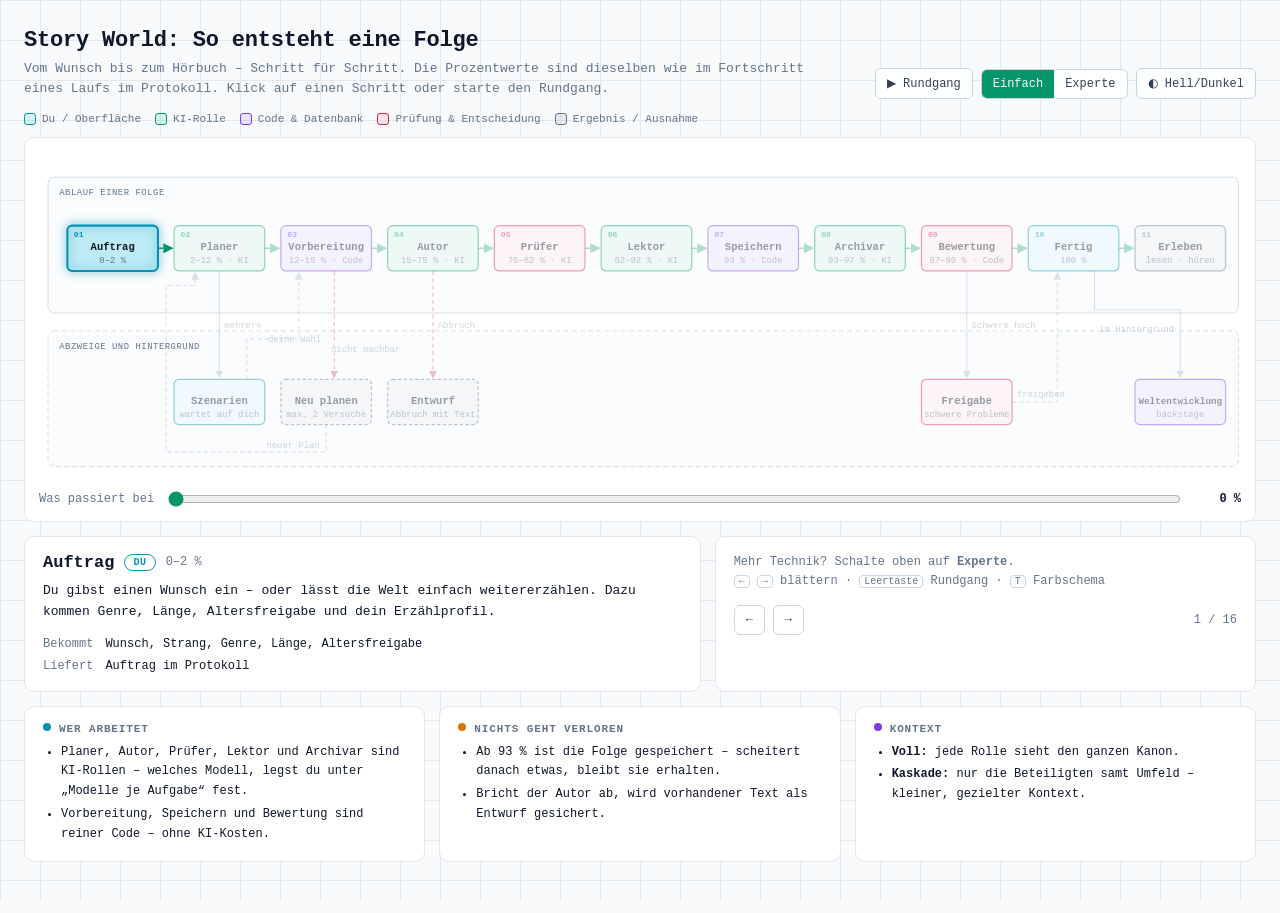
<file: prozess.html>
<!DOCTYPE html>
<html lang="de" data-theme="dark">
<head>
<meta charset="UTF-8">
<meta name="viewport" content="width=device-width, initial-scale=1.0">
<title>Story World: So entsteht eine Folge</title>
<script>
  (function () {
    var t = null;
    try { var p = new URLSearchParams(location.search).get('theme'); if (p === 'light' || p === 'dark') t = p; } catch (_) {}
    if (!t) { try { t = localStorage.getItem('sw-prozess-theme'); } catch (_) {} }
    if (t !== 'light' && t !== 'dark') t = matchMedia('(prefers-color-scheme: light)').matches ? 'light' : 'dark';
    document.documentElement.setAttribute('data-theme', t);
  })();
</script>
<style>
  [data-theme="dark"] {
    --bg:#020617; --grid:#1e293b; --text:#fff; --text-muted:#94a3b8; --text-dim:#475569; --text-faint:#7d8da1;
    --panel:rgba(15,23,42,.6); --panel-border:#1e293b; --lane-fill:rgba(15,23,42,.22); --lane-stroke:#334155;
    --arrow:#64748b; --arrow-emphasis:#34d399; --mask:#0f172a;
    --frontend-fill:rgba(8,51,68,.4); --frontend-stroke:#22d3ee;
    --backend-fill:rgba(6,78,59,.4); --backend-stroke:#34d399;
    --database-fill:rgba(76,29,149,.4); --database-stroke:#a78bfa;
    --security-fill:rgba(136,19,55,.4); --security-stroke:#fb7185;
    --external-fill:rgba(30,41,59,.5); --external-stroke:#94a3b8;
    --amber:#fbbf24; --btn-bg:rgba(15,23,42,.8); --btn-border:#334155; --btn-text:#e2e8f0;
  }
  [data-theme="light"] {
    --bg:#f8fafc; --grid:#e2e8f0; --text:#0f172a; --text-muted:#64748b; --text-dim:#94a3b8; --text-faint:#64748b;
    --panel:#fff; --panel-border:#e2e8f0; --lane-fill:rgba(248,250,252,.65); --lane-stroke:#cbd5e1;
    --arrow:#94a3b8; --arrow-emphasis:#059669; --mask:#fff;
    --frontend-fill:rgba(34,211,238,.15); --frontend-stroke:#0891b2;
    --backend-fill:rgba(52,211,153,.18); --backend-stroke:#059669;
    --database-fill:rgba(167,139,250,.2); --database-stroke:#7c3aed;
    --security-fill:rgba(251,113,133,.15); --security-stroke:#e11d48;
    --external-fill:rgba(148,163,184,.18); --external-stroke:#64748b;
    --amber:#d97706; --btn-bg:rgba(255,255,255,.92); --btn-border:#cbd5e1; --btn-text:#334155;
  }
  * { box-sizing: border-box; }
  html, body { margin:0; background:var(--bg); color:var(--text);
    font-family:"JetBrains Mono", ui-monospace, SFMono-Regular, Menlo, Consolas, monospace; }
  body {
    background-image: linear-gradient(var(--grid) 1px, transparent 1px), linear-gradient(90deg, var(--grid) 1px, transparent 1px);
    background-size: 40px 40px; background-attachment: fixed; min-height:100vh;
  }
  .wrap { max-width:1560px; margin:0 auto; padding:28px 24px 48px; }
  header { display:flex; flex-wrap:wrap; align-items:flex-end; justify-content:space-between; gap:16px; margin-bottom:14px; }
  h1 { margin:0; font-size:22px; font-weight:700; letter-spacing:-.01em; }
  .lead { margin:6px 0 0; color:var(--text-muted); font-size:13px; max-width:820px; line-height:1.55; }
  .tools { display:flex; flex-wrap:wrap; gap:8px; align-items:center; }
  button, .seg { font:inherit; font-size:12px; color:var(--btn-text); background:var(--btn-bg); border:1px solid var(--btn-border);
    border-radius:6px; padding:7px 11px; cursor:pointer; }
  button:hover { border-color:var(--arrow-emphasis); }
  button:focus-visible { outline:2px solid var(--arrow-emphasis); outline-offset:2px; }
  .seg { display:inline-flex; padding:0; overflow:hidden; }
  .seg button { border:0; border-radius:0; background:transparent; }
  .seg button[aria-pressed="true"] { background:var(--arrow-emphasis); color:var(--bg); }
  .legend { display:flex; flex-wrap:wrap; gap:14px; margin:4px 0 12px; font-size:11px; color:var(--text-muted); }
  .legend span { display:inline-flex; align-items:center; gap:6px; }
  .legend i { width:12px; height:12px; border-radius:3px; border:1.5px solid; display:inline-block; }
  .stage { border:1px solid var(--panel-border); border-radius:10px; background:var(--panel); padding:10px; }
  svg { display:block; width:100%; height:auto; }
  svg text { font-family:inherit; }
  .lane { fill:var(--lane-fill); stroke:var(--lane-stroke); stroke-width:1; }
  .lane.exc { stroke-dasharray:6 4; }
  .lane-label { fill:var(--text-muted); font-size:11px; letter-spacing:.06em; text-transform:uppercase; }
  .c-mask { fill:var(--mask); }
  .c-frontend { fill:var(--frontend-fill); stroke:var(--frontend-stroke); }
  .c-backend { fill:var(--backend-fill); stroke:var(--backend-stroke); }
  .c-database { fill:var(--database-fill); stroke:var(--database-stroke); }
  .c-security { fill:var(--security-fill); stroke:var(--security-stroke); }
  .c-external { fill:var(--external-fill); stroke:var(--external-stroke); }
  .n-label { fill:var(--text); font-size:13px; font-weight:600; }
  .n-sub { fill:var(--text-muted); font-size:11px; }
  .n-num { font-size:10px; font-weight:700; }
  .t-frontend { fill:var(--frontend-stroke); } .t-backend { fill:var(--backend-stroke); } .t-database { fill:var(--database-stroke); }
  .t-security { fill:var(--security-stroke); } .t-external { fill:var(--external-stroke); }
  .e { fill:none; stroke-width:1.4; stroke:var(--arrow); }
  .e.emphasis { stroke:var(--arrow-emphasis); stroke-width:1.8; }
  .e.return { stroke-dasharray:5 4; }
  .e.error { stroke:var(--security-stroke); stroke-dasharray:5 4; }
  .m-default { fill:var(--arrow); } .m-emphasis { fill:var(--arrow-emphasis); } .m-error { fill:var(--security-stroke); }
  .e-label-bg { fill:var(--mask); }
  .e-label { fill:var(--text-muted); font-size:11px; }
  [data-node] { cursor:pointer; transition:opacity .2s; }
  [data-node]:focus { outline:none; }
  [data-node]:focus-visible .c-shape { stroke-width:2.5; }
  .e, .e-lbl { transition:opacity .2s; }
  svg.focus [data-node]:not(.on) { opacity:.42; }
  svg.focus .e:not(.on), svg.focus .e-lbl:not(.on) { opacity:.3; }
  [data-node].on .c-shape { stroke-width:2.6; filter:drop-shadow(0 0 6px currentColor); }
  .e.on { stroke-dasharray:6 6; animation:flow 0.9s linear infinite; }
  @keyframes flow { to { stroke-dashoffset:-12; } }
  @media (prefers-reduced-motion: reduce) { .e.on { animation:none; } }
  .scrub { display:flex; align-items:center; gap:12px; margin:12px 4px 2px; font-size:12px; color:var(--text-muted); }
  .scrub input { flex:1; accent-color:var(--arrow-emphasis); }
  .scrub output { min-width:46px; text-align:right; color:var(--text); font-weight:700; }
  .panel { margin-top:14px; display:grid; grid-template-columns: minmax(0,1.25fr) minmax(0,1fr); gap:14px; }
  @media (max-width: 900px) { .panel { grid-template-columns:1fr; } }
  .card { border:1px solid var(--panel-border); background:var(--panel); border-radius:10px; padding:16px 18px; }
  .card h2 { margin:0 0 4px; font-size:17px; display:flex; align-items:center; gap:10px; flex-wrap:wrap; }
  .badge { font-size:10px; font-weight:700; letter-spacing:.06em; text-transform:uppercase; border:1px solid; border-radius:999px; padding:2px 8px; }
  .pct { color:var(--text-muted); font-size:12px; font-weight:400; }
  .card p { margin:8px 0 0; font-size:13px; line-height:1.65; color:var(--text); }
  .io { display:grid; grid-template-columns:auto 1fr; gap:4px 12px; margin-top:12px; font-size:12px; line-height:1.5; }
  .io b { color:var(--text-muted); font-weight:500; }
  .card h3 { margin:0 0 8px; font-size:11px; letter-spacing:.08em; text-transform:uppercase; color:var(--text-muted); }
  .card ul { margin:0; padding-left:18px; font-size:12px; line-height:1.65; }
  .card li + li { margin-top:3px; }
  .code { margin-top:10px; font-size:11px; color:var(--text-faint); }
  .code code { color:var(--database-stroke); }
  .hint { font-size:12px; color:var(--text-faint); line-height:1.6; }
  .nav { display:flex; gap:8px; align-items:center; margin-top:14px; font-size:12px; color:var(--text-muted); }
  .nav .count { margin-left:auto; }
  [data-mode="einfach"] .expert { display:none; }
  .facts { display:grid; grid-template-columns:repeat(auto-fit,minmax(260px,1fr)); gap:14px; margin-top:14px; }
  .facts .card h3::before { content:""; display:inline-block; width:8px; height:8px; border-radius:50%; margin-right:8px; vertical-align:1px; background:var(--dot); }
  kbd { font:inherit; font-size:10px; border:1px solid var(--btn-border); border-radius:4px; padding:0 4px; }
</style>
</head>
<body data-mode="einfach">
<div class="wrap">
  <header>
    <div>
      <h1>Story World: So entsteht eine Folge</h1>
      <p class="lead">Vom Wunsch bis zum Hörbuch – Schritt für Schritt. Die Prozentwerte sind dieselben wie im Fortschritt eines Laufs im Protokoll. Klick auf einen Schritt oder starte den Rundgang.</p>
    </div>
    <div class="tools">
      <button id="play" aria-pressed="false">▶ Rundgang</button>
      <div class="seg" role="group" aria-label="Detailtiefe">
        <button data-mode="einfach" aria-pressed="true">Einfach</button>
        <button data-mode="experte" aria-pressed="false">Experte</button>
      </div>
      <button id="theme" title="Farbschema (T)">◐ Hell/Dunkel</button>
    </div>
  </header>

  <div class="legend" id="legend"></div>

  <div class="stage">
    <svg id="dia" role="img" aria-labelledby="dia-title"><title id="dia-title">Ablauf der Folgen-Erzeugung in Story World</title></svg>
    <div class="scrub">
      <label for="pct">Was passiert bei</label>
      <input id="pct" type="range" min="0" max="100" value="0" step="1">
      <output id="pctOut" for="pct">0 %</output>
    </div>
  </div>

  <div class="panel">
    <div class="card" id="detail"></div>
    <div class="card">
      <div class="expert" id="expertBox"></div>
      <div id="simpleBox" class="hint"></div>
      <div class="nav">
        <button id="prev" aria-label="Vorheriger Schritt">←</button>
        <button id="next" aria-label="Nächster Schritt">→</button>
        <span class="count" id="count"></span>
      </div>
    </div>
  </div>

  <div class="facts">
    <div class="card" style="--dot:var(--frontend-stroke)"><h3>Wer arbeitet</h3>
      <ul><li>Planer, Autor, Prüfer, Lektor und Archivar sind KI-Rollen – welches Modell, legst du unter „Modelle je Aufgabe“ fest.</li>
      <li>Vorbereitung, Speichern und Bewertung sind reiner Code – ohne KI-Kosten.</li></ul></div>
    <div class="card" style="--dot:var(--amber)"><h3>Nichts geht verloren</h3>
      <ul><li>Ab 93 % ist die Folge gespeichert – scheitert danach etwas, bleibt sie erhalten.</li>
      <li>Bricht der Autor ab, wird vorhandener Text als Entwurf gesichert.</li></ul></div>
    <div class="card" style="--dot:var(--database-stroke)"><h3>Kontext</h3>
      <ul><li><b>Voll:</b> jede Rolle sieht den ganzen Kanon.</li>
      <li><b>Kaskade:</b> nur die Beteiligten samt Umfeld – kleiner, gezielter Kontext.</li></ul></div>
  </div>
</div>

<script>
(function () {
  'use strict';
  var KIND = {
    frontend: 'Du', backend: 'KI-Rolle', database: 'Code', security: 'Prüfung', external: 'Ergebnis'
  };
  var LEGEND = [['frontend', 'Du / Oberfläche'], ['backend', 'KI-Rolle'], ['database', 'Code & Datenbank'],
                ['security', 'Prüfung & Entscheidung'], ['external', 'Ergebnis / Ausnahme']];

  // Inhalte: aus story_world/episodes.py, szenarien.py und audio.py abgeleitet
  var NODES = [
    { id: 'auftrag', lane: 0, col: 0, type: 'frontend', label: 'Auftrag', sub: '0–2 %', pct: [0, 2], who: 'Du',
      simple: 'Du gibst einen Wunsch ein – oder lässt die Welt einfach weitererzählen. Dazu kommen Genre, Länge, Altersfreigabe und dein Erzählprofil.',
      input: 'Wunsch, Strang, Genre, Länge, Altersfreigabe', output: 'Auftrag im Protokoll',
      expert: ['Ohne Längenangabe gilt die Einstellung <code>folge_woerter</code> (135 Wörter ≈ 1 Minute).',
               'Kontextmodus aus <code>kontext_modus</code>: voll oder Kaskade.',
               'Überraschungsstufe und Anzahl Szenarien kommen aus Strang bzw. Genre.',
               'Protokoll: „Auftrag angenommen – Erzählprofil …“'],
      code: 'episodes.produce()' },
    { id: 'planer', lane: 0, col: 1, type: 'backend', label: 'Planer', sub: '2–12 % · KI', pct: [2, 12], who: 'KI-Rolle „planer“',
      simple: 'Die KI entwirft den Bauplan der Folge: Titel, Kapitel, mit welcher Figur es emotional beginnt und wie es endet.',
      input: 'Kanon, letzte Folgen, offene Ripples und Rätsel, dein Wunsch', output: 'Plan (JSON): Titel, Typ, Kapitel, Einstieg, Weltzeit, Ende',
      expert: ['Typ: gegenwart, rueckblende, vorausblick oder parallel.',
               'Der Plan wird per Code geprüft – bei Formfehlern fragt das System nach.',
               'Ab Überraschungsstufe 2 plant er eine Wendung, die später nicht geglättet werden darf.',
               'Protokoll: „Plan: „Titel“ – n Kapitel, Typ …“ (12 %)'],
      code: 'episodes._plan()' },
    { id: 'szenario', lane: 1, col: 1, type: 'frontend', label: 'Szenarien', sub: 'wartet auf dich', pct: null, who: 'Du',
      simple: 'Ist mehr als ein Szenario eingestellt, entwirft die KI mehrere Varianten und hält an. Du wählst auf der Seite „Geschichten“ – dann geht es mit deinem Favoriten weiter.',
      input: 'Mehrere Plan-Varianten', output: 'Dein gewählter Plan',
      expert: ['Der Lauf endet mit „Szenarien warten auf deine Wahl“.',
               'Der neue Auftrag übernimmt das gewählte Szenario direkt (12 %), der Planer läuft nicht noch mal.'],
      code: 'szenarien.run_flow() · szenarien.take()' },
    { id: 'vorbereitung', lane: 0, col: 2, type: 'database', label: 'Vorbereitung', sub: '12–15 % · Code', pct: [12, 15], who: 'Code',
      simple: 'Das System legt an, was der Plan braucht: den Erzählstrang und die Besetzung der Figuren. Hier arbeitet keine KI.',
      input: 'Plan', output: 'Strang, besetzte Figuren, Genre',
      expert: ['Neue Datensätze aus dem Plan werden angelegt, Figuren auf ihre ids aufgelöst.',
               'Hat die Geschichte noch kein Genre, wird es jetzt festgelegt und bleibt für die Folgen.',
               'Protokoll: „Strang #n, x Figuren besetzt“ (15 %)'],
      code: 'episodes._apply_preparation() · _cast()' },
    { id: 'neuplanen', lane: 1, col: 2, type: 'external', label: 'Neu planen', sub: 'max. 2 Versuche', pct: null, who: 'Code → KI',
      simple: 'Lässt sich der Plan nicht umsetzen, wird die Vorbereitung zurückgenommen und der Planer plant neu – mit dem Fehler als Hinweis.',
      input: 'Fehler der Vorbereitung', output: 'Neuer Plan',
      expert: ['<code>PLAN_ATTEMPTS = 2</code> – danach Abbruch mit Fehlermeldung.',
               'Ein neuer Plan gehört nicht mehr zum Szenario-Satz.',
               'Protokoll-Warnung: „Plan nicht ausführbar …“ (13 %)'],
      code: 'episodes.produce() · PlanBroken' },
    { id: 'autor', lane: 0, col: 3, type: 'backend', label: 'Autor', sub: '15–75 % · KI', pct: [15, 75], who: 'KI-Rolle „autor“',
      simple: 'Die KI schreibt die Folge Kapitel für Kapitel. Jedes Kapitel kennt das Ende des vorigen, die Figuren, die Zeit und passende Erinnerungen aus älteren Folgen.',
      input: 'Plan, Figuren, Kalender, Erinnerungen, bisheriger Text', output: 'Kapiteltexte (Autorfassung)',
      expert: ['15–75 % werden gleichmäßig auf die Kapitel verteilt.',
               'Etwa 1 600 Wörter je Kapitel, wenn der Plan nichts anderes vorgibt.',
               'Kapitel 1: emotionaler Einstieg und Anknüpfung an die letzte Folge. Letztes Kapitel: Bogen schließen, dann Überleitung.',
               'Erinnerung: bis zu 6 passende Folgen/Fakten – nur bis zur Weltzeit der Folge.',
               'Rückblende/Vorausblick: nur der Weltzustand dieses Zeitpunkts.',
               'Verweigerungen der KI werden als Qualitätswert erfasst.'],
      code: 'episodes._write_chapter()' },
    { id: 'entwurf', lane: 1, col: 3, type: 'external', label: 'Entwurf', sub: 'Abbruch mit Text', pct: null, who: 'Code',
      simple: 'Bricht der Lauf ab, nachdem schon Text geschrieben wurde, wird das Bisherige als Entwurf gespeichert.',
      input: 'Bisherige Kapitel', output: 'Folge mit Status „entwurf“',
      expert: ['Nur wenn Kapitel existieren und noch keine Folge gespeichert ist.',
               'Protokoll: „Bisheriger Text als Entwurf #n gesichert“'],
      code: 'episodes._save(status="entwurf")' },
    { id: 'pruefer', lane: 0, col: 4, type: 'security', label: 'Prüfer', sub: '76–82 % · KI', pct: [75, 82], who: 'KI-Rolle „pruefer“',
      simple: 'Eine zweite KI liest die ganze Folge gegen: Widersprüche zum Kanon, Zeitfehler, wer was wissen kann und ob der Erzähler ehrlich bleibt.',
      input: 'Alle Kapitel, Plan, automatische Kanon-Prüfung', output: 'Hinweise mit Schwere niedrig / mittel / hoch',
      expert: ['Bewusst ein anderes Modell als der Autor – sonst gibt es eine Warnung.',
               'Bekommt zusätzlich Genre-Tabus, Altersfreigabe und Erzählprofil.',
               'Tabu- und Altersfreigabe-Befunde sind nur Warnungen, nie „hoch“.',
               'Fällt der Prüfer aus, geht es ohne ihn weiter.',
               'Protokoll: „Prüfer: n Hinweise, davon m wichtig“ (82 %)'],
      code: 'episodes._check()' },
    { id: 'lektor', lane: 0, col: 5, type: 'backend', label: 'Lektor', sub: '82–92 % · KI', pct: [82, 92], who: 'KI-Rolle „lektor“',
      simple: 'Eine KI glättet jedes Kapitel und baut die Korrekturen des Prüfers ein – immer dasselbe Modell, damit die ganze Reihe gleich klingt.',
      input: 'Kapitel + Hinweise des Prüfers', output: 'Überarbeitete Kapitel',
      expert: ['Nur das erste Modell der Kette – kein Wechsel auf ein Ersatzmodell.',
               'Eine geplante Wendung wird nicht vorweggenommen oder entschärft.',
               'Lektor-Schaden wird gemessen (Autorfassung gegen Lektorfassung).',
               'Protokoll: „Lektorat abgeschlossen“ (92 %)'],
      code: 'episodes._edit()' },
    { id: 'speichern', lane: 0, col: 6, type: 'database', label: 'Speichern', sub: '93 % · Code', pct: [92, 93], who: 'Code',
      simple: 'Die Folge landet in der Welt-Datenbank. Ab hier ist sie sicher.',
      input: 'Fertiger Text', output: 'Folge #n mit fortlaufender Nummer',
      expert: ['Status zunächst „fertig“.',
               'Protokoll: „Folge #n gespeichert: x Wörter ≈ y Minuten“ (93 %)'],
      code: 'episodes._save()' },
    { id: 'archivar', lane: 0, col: 7, type: 'backend', label: 'Archivar', sub: '93–97 % · KI', pct: [93, 97], who: 'KI-Rolle „archivar“',
      simple: 'Eine KI liest die Folge und trägt Neues in die Welt ein: Fakten, Ereignisse, Rätselstand und die Übergabe an die nächste Folge.',
      input: 'Folge, Plan, Kanon', output: 'Zusammenfassung, Ende-Übergabe, Änderungen am Kanon',
      expert: ['Zeit-Cursor des Strangs wandert nur vorwärts.',
               'Rätsel nur vorwärts: offen → angedeutet → bestätigt → aufgelöst.',
               'Einschübe und Ripples werden als verwendet bzw. erledigt markiert.',
               'Scheitert er: Warnung – die Folge bleibt erhalten.'],
      code: 'episodes._archive() · _apply_archive()' },
    { id: 'bewertung', lane: 0, col: 8, type: 'security', label: 'Bewertung', sub: '97–99 % · Code', pct: [97, 99], who: 'Code',
      simple: 'Code misst die Qualität – ohne KI-Kosten – und entscheidet: fertig oder Freigabe nötig.',
      input: 'Folge, Prüfhinweise, Archiv-Ergebnis', output: 'Kennzahlen + Status',
      expert: ['Kanon-Score (wichtige Hinweise), Erzähler-Hinweise, Code-Wiederholungen.',
               'Spoiler-Anteil, Wiederholung zu den letzten 5 Folgen, Konkretheit, Stil-Abweichung zum Erzählprofil.',
               'Lektor-Schaden und Kanon-Schaden (neue Probleme in der Zeitleiste).',
               'Alle Werte gehen in die Qualitäts-Datenbank – zum Modellvergleich und um Drift zu sehen.'],
      code: 'episodes._metrics() · _measure()' },
    { id: 'freigabe', lane: 1, col: 8, type: 'security', label: 'Freigabe', sub: 'schwere Probleme', pct: null, who: 'Du',
      simple: 'Hat der Prüfer etwas Schweres gefunden, wartet die Folge auf dich. Du liest und gibst frei.',
      input: 'Folge mit Status „freigabe“', output: 'Freigegebene Folge',
      expert: ['Ausgelöst durch mindestens einen Befund mit Schwere „hoch“.',
               'Tabu- und Altersfreigabe-Warnungen blockieren nie.'],
      code: 'episodes.produce() · needs_review' },
    { id: 'fertig', lane: 0, col: 9, type: 'frontend', label: 'Fertig', sub: '100 %', pct: [99, 100], who: 'Du',
      simple: 'Die Folge ist fertig und steht in deiner Geschichte.',
      input: '–', output: 'Folge + verknüpftes Protokoll',
      expert: ['Plan und Prüfbericht werden am Lauf gespeichert und mit der Folge verknüpft.',
               'Protokoll: „Fertig“ (100 %)'],
      code: 'runs.Run.finish()' },
    { id: 'weltentw', lane: 1, col: 10, type: 'database', label: 'Weltentwicklung', sub: 'backstage', pct: null, who: 'KI-Rolle „weltenbau“',
      simple: 'Völker, die länger nicht vorkamen, entwickeln sich im Hintergrund weiter. Davon erfährst du später in einer Geschichte.',
      input: 'Völker ohne Auftritt in den letzten Folgen', output: 'Vorschlag mit neuen Ereignissen',
      expert: ['Eigener KI-Lauf – erzeugt einen Vorschlag, den du entscheidest.',
               'Höchstens 3 Völker, je 1–2 Ereignisse, Sichtbarkeit „backstage“.',
               'Darf die Folge nie gefährden. Protokoll bei 99 %.'],
      code: 'episodes._world_development()' },
    { id: 'erleben', lane: 0, col: 10, type: 'external', label: 'Erleben', sub: 'lesen · hören', pct: null, who: 'Du',
      simple: 'Lesen, im Browser vorlesen lassen, als Hörbuch vertonen (macOS-Stimmen oder TTS-Server) oder exportieren.',
      input: 'Fertige Folge', output: 'Text, PDF, Audio, JSON',
      expert: ['Sprecher-Segmente <code>[Name]</code> werden Stimmen zugeordnet.',
               'Das Aussprache-Lexikon wird vor dem Sprechen angewendet.',
               'Eigener Lauf: Stimmen (3 %), Absätze (5–90 %), Zusammenfügen (92 %).',
               'JSON-Export zur Weiterverarbeitung in anderen Programmen.'],
      code: 'audio.render() · audio.export_json()' }
  ];

  // Geometrie
  var PITCH = 132, NW = 112, NH = 56, X0 = 40, LANE_Y = [36, 226], LANE_H = 168, NY = [96, 286];
  var W = X0 + 11 * PITCH + 4, H = LANE_Y[1] + LANE_H + 12, LOW = LANE_Y[1] + LANE_H - 18;
  var byId = {}; NODES.forEach(function (n) { byId[n.id] = n; n.x = X0 + n.col * PITCH; n.y = NY[n.lane]; n.cx = n.x + NW / 2; });
  function N(id) { return byId[id]; }
  var top = function (n) { return n.y; }, bot = function (n) { return n.y + NH; }, mid = function (n) { return n.y + NH / 2; };

  var MAIN = ['auftrag', 'planer', 'vorbereitung', 'autor', 'pruefer', 'lektor', 'speichern', 'archivar', 'bewertung', 'fertig', 'erleben'];
  var EDGES = [];
  for (var i = 0; i < MAIN.length - 1; i++) {
    var a = N(MAIN[i]), b = N(MAIN[i + 1]);
    EDGES.push({ from: a.id, to: b.id, kind: 'emphasis', pts: [[a.x + NW, mid(a)], [b.x - 2, mid(b)]] });
  }
  var p = N('planer'), s = N('szenario'), v = N('vorbereitung'), np = N('neuplanen'), au = N('autor'), en = N('entwurf'),
      bw = N('bewertung'), fg = N('freigabe'), fe = N('fertig'), we = N('weltentw');
  var GAP = 206; // Kanal zwischen den Bahnen
  EDGES.push(
    { from: 'planer', to: 'szenario', kind: 'branch', label: 'mehrere', lx: p.cx + 6, ly: 222,
      pts: [[p.cx, bot(p)], [p.cx, top(s) - 2]] },
    { from: 'szenario', to: 'vorbereitung', kind: 'return', label: 'deine Wahl', lx: s.x + NW + 4, ly: GAP + 34,
      pts: [[s.cx + 34, top(s)], [s.cx + 34, GAP + 30], [v.cx - 34, GAP + 30], [v.cx - 34, bot(v) + 2]] },
    { from: 'vorbereitung', to: 'neuplanen', kind: 'error', label: 'nicht machbar', lx: v.cx + 6, ly: 252,
      pts: [[v.cx + 10, bot(v)], [v.cx + 10, top(np) - 2]] },
    { from: 'neuplanen', to: 'planer', kind: 'return', label: 'neuer Plan', lx: np.cx - 8, ly: LOW - 5, anchor: 'end',
      pts: [[np.cx, bot(np)], [np.cx, LOW], [p.x - 10, LOW], [p.x - 10, bot(p) + 18], [p.cx - 30, bot(p) + 18], [p.cx - 30, bot(p) + 2]] },
    { from: 'autor', to: 'entwurf', kind: 'error', label: 'Abbruch', lx: au.cx + 6, ly: 222,
      pts: [[au.cx, bot(au)], [au.cx, top(en) - 2]] },
    { from: 'bewertung', to: 'freigabe', kind: 'branch', label: 'Schwere hoch', lx: bw.cx + 6, ly: 222,
      pts: [[bw.cx, bot(bw)], [bw.cx, top(fg) - 2]] },
    { from: 'freigabe', to: 'fertig', kind: 'return', label: 'freigeben', lx: fg.x + NW + 6, ly: mid(fg) - 6,
      pts: [[fg.x + NW, mid(fg)], [fe.cx - 20, mid(fg)], [fe.cx - 20, bot(fe) + 2]] },
    { from: 'fertig', to: 'weltentw', kind: 'branch', label: 'im Hintergrund', lx: we.cx - 8, ly: GAP + 22, anchor: 'end',
      pts: [[fe.cx + 26, bot(fe)], [fe.cx + 26, GAP - 6], [we.cx, GAP - 6], [we.cx, top(we) - 2]] }
  );

  var TOUR = ['auftrag', 'planer', 'szenario', 'vorbereitung', 'neuplanen', 'autor', 'entwurf', 'pruefer', 'lektor',
              'speichern', 'archivar', 'bewertung', 'freigabe', 'fertig', 'weltentw', 'erleben'];

  // Zeichnen
  var NS = 'http://www.w3.org/2000/svg', svg = document.getElementById('dia');
  svg.setAttribute('viewBox', '0 0 ' + W + ' ' + H);
  function el(tag, attrs, parent, text) {
    var e = document.createElementNS(NS, tag);
    for (var k in attrs) e.setAttribute(k, attrs[k]);
    if (text != null) e.textContent = text;
    (parent || svg).appendChild(e); return e;
  }
  var defs = el('defs', {});
  [['default', 'm-default'], ['emphasis', 'm-emphasis'], ['error', 'm-error']].forEach(function (m) {
    var mk = el('marker', { id: 'ah-' + m[0], viewBox: '0 0 10 10', refX: '9', refY: '5', markerWidth: '7', markerHeight: '7', orient: 'auto-start-reverse' }, defs);
    el('path', { d: 'M0,0 L10,5 L0,10 z', 'class': m[1] }, mk);
  });
  el('rect', { 'class': 'lane', x: 16, y: LANE_Y[0], width: W - 24, height: LANE_H, rx: 8 });
  el('text', { 'class': 'lane-label', x: 30, y: LANE_Y[0] + 22 }, svg, 'Ablauf einer Folge');
  el('rect', { 'class': 'lane exc', x: 16, y: LANE_Y[1], width: W - 24, height: LANE_H, rx: 8 });
  el('text', { 'class': 'lane-label', x: 30, y: LANE_Y[1] + 22 }, svg, 'Abzweige und Hintergrund');

  var gE = el('g', {}), gL = el('g', {}), gN = el('g', {});
  EDGES.forEach(function (e) {
    var d = e.pts.map(function (pt, i) { return (i ? 'L' : 'M') + pt[0] + ' ' + pt[1]; }).join(' ');
    var mk = e.kind === 'emphasis' ? 'emphasis' : e.kind === 'error' ? 'error' : 'default';
    e.node = el('path', { 'class': 'e ' + e.kind, d: d, 'marker-end': 'url(#ah-' + mk + ')' }, gE);
    if (e.label) {
      var g = el('g', { 'class': 'e-lbl' }, gL);
      var t = el('text', { 'class': 'e-label', x: e.lx, y: e.ly, 'text-anchor': e.anchor || 'start' }, g, e.label);
      e.lbl = g;
      requestAnimationFrame(function () {
        try { var b = t.getBBox(); el('rect', { 'class': 'e-label-bg', x: b.x - 3, y: b.y - 1, width: b.width + 6, height: b.height + 2, rx: 3 }, g).parentNode.insertBefore(g.lastChild, t); } catch (_) {}
      });
    }
  });
  NODES.forEach(function (n, idx) {
    var g = el('g', { 'data-node': n.id, tabindex: '0', role: 'button', 'aria-label': n.label + ', ' + n.sub, style: 'color:var(--' + n.type + '-stroke)' }, gN);
    el('title', {}, g, n.label + ' · ' + n.sub);
    el('rect', { 'class': 'c-mask', x: n.x, y: n.y, width: NW, height: NH, rx: 6 }, g);
    el('rect', { 'class': 'c-shape c-' + n.type, x: n.x, y: n.y, width: NW, height: NH, rx: 6, 'stroke-width': 1.5,
                 'stroke-dasharray': n.lane === 1 && n.type === 'external' ? '4 3' : null }, g);
    var step = MAIN.indexOf(n.id);
    if (step >= 0) el('text', { 'class': 'n-num t-' + n.type, x: n.x + 8, y: n.y + 14 }, g, String(step + 1).padStart(2, '0'));
    el('text', { 'class': 'n-label', x: n.cx, y: n.y + 30, 'text-anchor': 'middle', style: n.label.length > 12 ? 'font-size:11.5px' : '' }, g, n.label);
    el('text', { 'class': 'n-sub', x: n.cx, y: n.y + 46, 'text-anchor': 'middle' }, g, n.sub);
    n.g = g;
    g.addEventListener('click', function () { stop(); select(n.id); });
    g.addEventListener('keydown', function (ev) { if (ev.key === 'Enter' || ev.key === ' ') { ev.preventDefault(); stop(); select(n.id); } });
  });
  // stroke-dasharray null entfernen
  svg.querySelectorAll('[stroke-dasharray="null"]').forEach(function (r) { r.removeAttribute('stroke-dasharray'); });

  // Legende
  var lg = document.getElementById('legend');
  LEGEND.forEach(function (l) {
    var s = document.createElement('span');
    s.innerHTML = '<i style="background:var(--' + l[0] + '-fill);border-color:var(--' + l[0] + '-stroke)"></i>' + l[1];
    lg.appendChild(s);
  });

  // Auswahl
  var current = null;
  var detail = document.getElementById('detail'), expertBox = document.getElementById('expertBox'),
      simpleBox = document.getElementById('simpleBox'), count = document.getElementById('count');
  function esc(s) { return String(s).replace(/[&<>]/g, function (c) { return { '&': '&amp;', '<': '&lt;', '>': '&gt;' }[c]; }); }
  function select(id, fromSlider) {
    var n = N(id); current = id;
    svg.classList.add('focus');
    NODES.forEach(function (m) { m.g.classList.toggle('on', m.id === id); m.g.setAttribute('aria-pressed', m.id === id); });
    EDGES.forEach(function (e) {
      var on = e.to === id || e.from === id;
      e.node.classList.toggle('on', on);
      if (e.lbl) e.lbl.classList.toggle('on', on);
    });
    var col = 'var(--' + n.type + '-stroke)';
    detail.innerHTML =
      '<h2>' + esc(n.label) + ' <span class="badge" style="color:' + col + ';border-color:' + col + '">' + esc(n.who) + '</span>' +
      (n.pct ? ' <span class="pct">' + n.pct[0] + '–' + n.pct[1] + ' %</span>' : ' <span class="pct">Abzweig</span>') + '</h2>' +
      '<p>' + esc(n.simple) + '</p>' +
      '<div class="io"><b>Bekommt</b><span>' + esc(n.input) + '</span><b>Liefert</b><span>' + esc(n.output) + '</span></div>';
    expertBox.innerHTML = '<h3>Details für Experten</h3><ul>' + n.expert.map(function (x) { return '<li>' + x + '</li>'; }).join('') +
      '</ul><div class="code">Im Code: <code>' + esc(n.code) + '</code></div>';
    simpleBox.innerHTML = document.body.dataset.mode === 'einfach'
      ? 'Mehr Technik? Schalte oben auf <b>Experte</b>.<br><kbd>←</kbd> <kbd>→</kbd> blättern · <kbd>Leertaste</kbd> Rundgang · <kbd>T</kbd> Farbschema' : '';
    count.textContent = (TOUR.indexOf(id) + 1) + ' / ' + TOUR.length;
    if (!fromSlider && n.pct) { slider.value = n.pct[0]; out.textContent = n.pct[0] + ' %'; }
  }
  function step(d) { var i = TOUR.indexOf(current); select(TOUR[(i + d + TOUR.length) % TOUR.length]); }

  // Fortschritts-Regler
  var slider = document.getElementById('pct'), out = document.getElementById('pctOut');
  slider.addEventListener('input', function () {
    stop();
    var v = +slider.value; out.textContent = v + ' %';
    var hit = MAIN.map(N).filter(function (n) { return n.pct && v >= n.pct[0] && v <= n.pct[1]; });
    if (hit.length) select(hit[hit.length - 1].id === 'fertig' && v < 100 ? hit[0].id : hit[hit.length - 1].id, true);
  });

  // Rundgang
  var timer = null, playBtn = document.getElementById('play');
  function play() {
    if (timer) return stop();
    if (!current || current === TOUR[TOUR.length - 1]) select(TOUR[0]);
    playBtn.textContent = '❚❚ Pause'; playBtn.setAttribute('aria-pressed', 'true');
    timer = setInterval(function () {
      if (TOUR.indexOf(current) === TOUR.length - 1) return stop();
      step(1);
    }, 6000);
  }
  function stop() {
    if (timer) clearInterval(timer); timer = null;
    playBtn.textContent = '▶ Rundgang'; playBtn.setAttribute('aria-pressed', 'false');
  }
  playBtn.addEventListener('click', play);
  document.getElementById('prev').addEventListener('click', function () { stop(); step(-1); });
  document.getElementById('next').addEventListener('click', function () { stop(); step(1); });

  // Modus
  document.querySelectorAll('.seg button').forEach(function (b) {
    b.addEventListener('click', function () {
      document.body.dataset.mode = b.dataset.mode;
      document.querySelectorAll('.seg button').forEach(function (x) { x.setAttribute('aria-pressed', x === b); });
      try { localStorage.setItem('sw-prozess-mode', b.dataset.mode); } catch (_) {}
      if (current) select(current);
    });
  });
  try {
    var m = localStorage.getItem('sw-prozess-mode');
    if (m === 'experte') document.querySelector('.seg button[data-mode="experte"]').click();
  } catch (_) {}

  // Theme
  function toggleTheme() {
    var t = document.documentElement.getAttribute('data-theme') === 'dark' ? 'light' : 'dark';
    document.documentElement.setAttribute('data-theme', t);
    try { localStorage.setItem('sw-prozess-theme', t); } catch (_) {}
  }
  document.getElementById('theme').addEventListener('click', toggleTheme);

  document.addEventListener('keydown', function (ev) {
    if (ev.target.tagName === 'INPUT') return;
    if (ev.key === 'ArrowRight') { stop(); step(1); }
    else if (ev.key === 'ArrowLeft') { stop(); step(-1); }
    else if (ev.key === ' ' && !(ev.target.closest && ev.target.closest('[data-node],button'))) { ev.preventDefault(); play(); }
    else if (ev.key === 't' || ev.key === 'T') toggleTheme();
    else if (ev.key === 'Escape') { stop(); svg.classList.remove('focus'); NODES.forEach(function (n) { n.g.classList.remove('on'); });
      EDGES.forEach(function (e) { e.node.classList.remove('on'); if (e.lbl) e.lbl.classList.remove('on'); }); }
  });

  var start = new URLSearchParams(location.search).get('schritt');
  select(byId[start] ? start : 'auftrag');
})();
</script>
</body>
</html>
</file>
